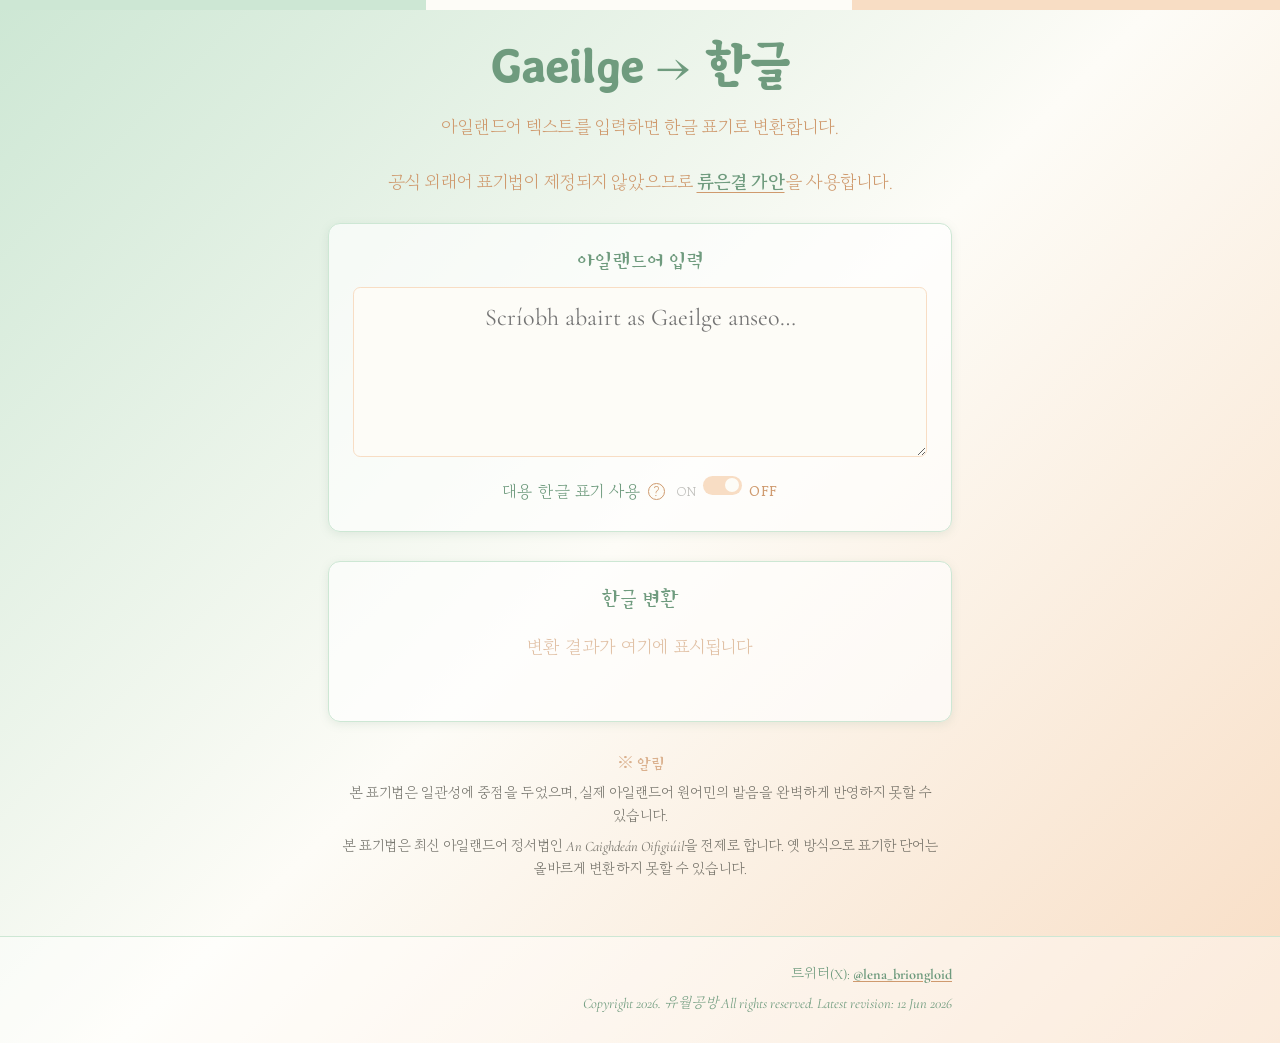
<file: irish-to-hangul/index.html>
<!DOCTYPE html>
<html lang="ko">
<head>
	<meta charset="UTF-8">
	<meta name="viewport" content="width=device-width, initial-scale=1.0">
	<title>아일랜드어 한글 표기 변환기</title>
	<link rel="stylesheet" href="style.css">
</head>
<body>
	<header>
		<div class="tricolor-bar"></div>
		<h1>Gaeilge → 한글</h1>
		<p class="subtitle">아일랜드어 텍스트를 입력하면 한글 표기로 변환합니다.</p>
		<p class="subtitle">공식 외래어 표기법이 제정되지 않았으므로 <a href="https://lenabriongloid.tistory.com/2" target="_blank" rel="noopener">류은결 가안</a>을 사용합니다.</p>
	</header>

	<main>
		<section class="panel panel-input">
			<label for="irish-input">아일랜드어 입력</label>
			<textarea id="irish-input" rows="4"
				placeholder="Scríobh abairt as Gaeilge anseo…"
				spellcheck="false"></textarea>
			<div class="toggle-row">
				<span class="toggle-name" id="alt-toggle-name">대용 한글 표기 사용</span>
				<button type="button" class="info-tip" aria-describedby="alt-tip">?
					<span class="tip-popup" id="alt-tip" role="tooltip">“댠”, “쿌”, “퓍” 같은 글자가 깨져서 고민이라면 ON!</span>
				</button>
				<span class="toggle-state state-on">ON</span>
				<label class="switch">
					<input type="checkbox" id="alt-hangul-toggle" aria-labelledby="alt-toggle-name">
					<span class="slider"></span>
				</label>
				<span class="toggle-state state-off">OFF</span>
			</div>
		</section>

		<section class="panel panel-output">
			<h2>한글 변환</h2>
			<div id="hangul-output" aria-live="polite"></div>
		</section>

		<aside class="notice">
			<h2>※ 알림</h2>
			<p>본 표기법은 일관성에 중점을 두었으며, 실제 아일랜드어 원어민의 발음을 완벽하게 반영하지 못할 수 있습니다.</p>
			<p>본 표기법은 최신 아일랜드어 정서법인 <em>An Caighdeán Oifigiúil</em>을 전제로 합니다. 옛 방식으로 표기한 단어는 올바르게 변환하지 못할 수 있습니다.</p>
		</aside>
	</main>

	<footer>
		<div class="footer-inner">
			<p>트위터(X): <a href="https://x.com/lena_briongloid" target="_blank">@lena_briongloid</a></p>
			<p id="copyright"><em>Copyright 2026. 유월공방 All rights reserved. Latest revision: <span id="RevisionDate">12 Jun 2026</span></em></p>
		</div>
	</footer>

	<script src="sound.js"></script>
	<script src="ipa-to-hangul.js"></script>
	<script src="script.js"></script>
</body>
</html>
</file>
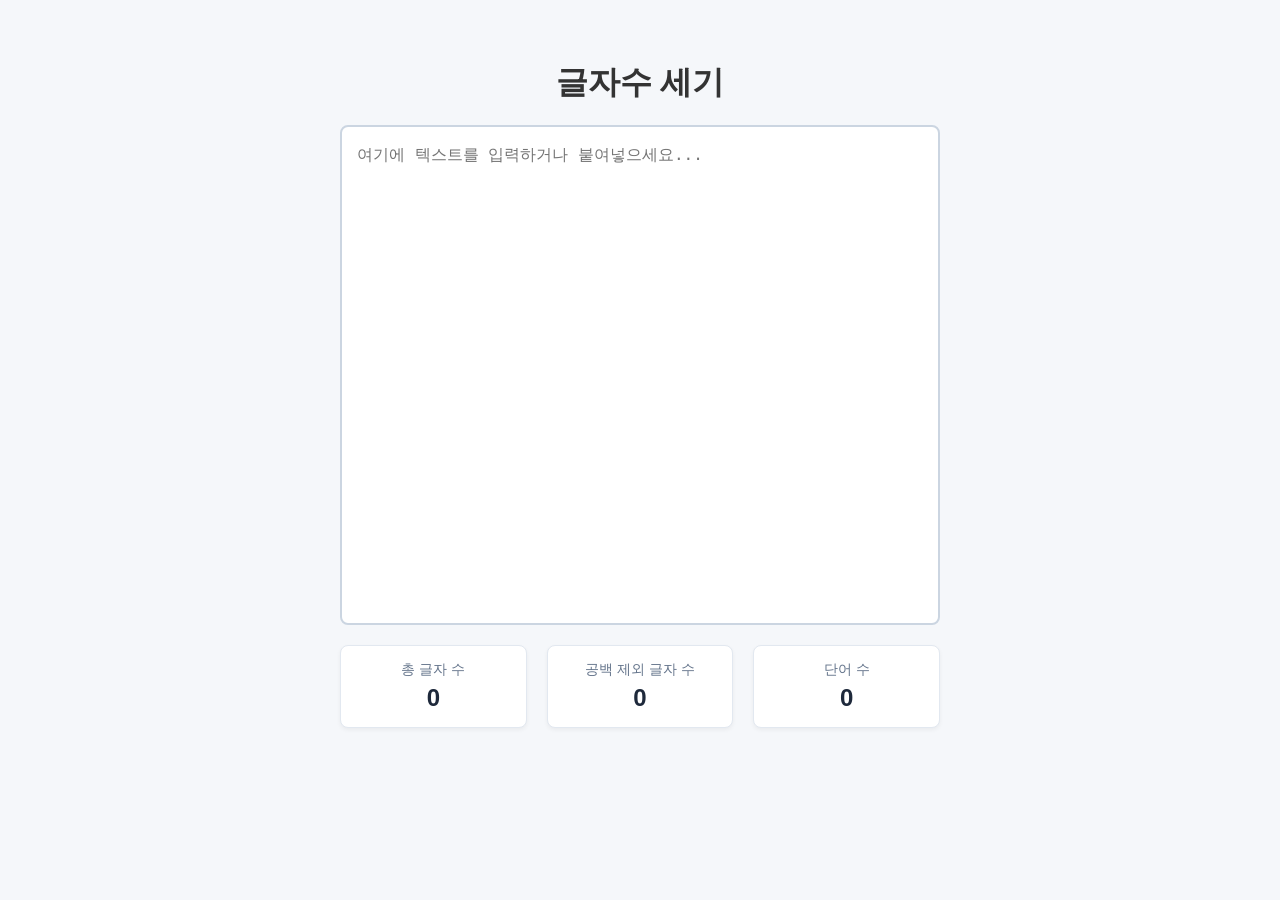
<file: lettercount.html>
<!DOCTYPE html>
<html lang="ko">
<head>
	<meta charset="UTF-8">
	<meta name="viewport" content="width=device-width, initial-scale=1.0">
	<title>글자수 세기</title>
	<style>
		body {
			margin: 0;
			padding: 40px 20px;
			font-family: 'Segoe UI', Tahoma, Geneva, Verdana, sans-serif;
			background-color: #f5f7fa;
			display: flex;
			flex-direction: column;
			align-items: center;
			min-height: 100vh;
			box-sizing: border-box;
		}

		h1 {
			color: #333;
			margin-bottom: 20px;
		}

		.text-container {
			width: 100%;
			max-width: 600px;
			height: 500px;
			padding: 15px;
			font-size: 16px;
			line-height: 1.6;
			border: 2px solid #cbd5e1;
			border-radius: 8px;
			resize: none;
			box-sizing: border-box;
			text-align: left;
			outline: none;
			transition: border-color 0.2s;
		}

		.text-container:focus {
			border-color: #3b82f6;
			box-shadow: 0 0 0 3px rgba(59, 130, 246, 0.15);
		}

		.counter-dashboard {
			display: flex;
			gap: 20px;
			margin-top: 20px;
			width: 100%;
			max-width: 600px;
			justify-content: space-between;
		}

		.counter-card {
			flex: 1;
			background-color: #fff;
			padding: 15px;
			border-radius: 8px;
			box-shadow: 0 2px 4px rgba(0, 0, 0, 0.05);
			text-align: center;
			border: 1px solid #e2e8f0;
		}

		.counter-label {
			font-size: 14px;
			color: #64748b;
			margin-bottom: 5px;
		}

		.counter-value {
			font-size: 24px;
			font-weight: bold;
			color: #1e293b;
		}

		/* 단어 빈도 섹션 */
		.word-freq-section {
			display: none;
			width: 100%;
			max-width: 600px;
			margin-top: 32px;
			margin-bottom: 40px;
		}

		.word-freq-section h2 {
			font-size: 15px;
			font-weight: 600;
			color: #334155;
			margin: 0 0 12px 0;
		}

		.word-freq-table-wrapper {
			background: #fff;
			border: 1px solid #e2e8f0;
			border-radius: 8px;
			overflow: hidden;
			max-height: 540px;
			overflow-y: auto;
		}

		.word-freq-table {
			width: 100%;
			border-collapse: collapse;
			font-size: 14px;
		}

		.word-freq-table thead {
			position: sticky;
			top: 0;
			z-index: 1;
			background: #f8fafc;
		}

		.word-freq-table th {
			padding: 10px 14px;
			text-align: left;
			color: #64748b;
			font-weight: 600;
			font-size: 11px;
			text-transform: uppercase;
			letter-spacing: 0.6px;
			border-bottom: 1px solid #e2e8f0;
		}

		.word-freq-table th.col-rank {
			width: 40px;
			text-align: center;
		}

		.word-freq-table th.col-word {
			width: 160px;
		}

		.word-freq-table td {
			padding: 8px 14px;
			color: #1e293b;
			border-bottom: 1px solid #f1f5f9;
			vertical-align: middle;
		}

		.word-freq-table tr:last-child td {
			border-bottom: none;
		}

		.word-freq-table tbody tr:hover {
			background: #f8fafc;
		}

		.cell-rank {
			text-align: center;
			font-size: 12px;
			color: #94a3b8;
			font-variant-numeric: tabular-nums;
		}

		.cell-rank.top1 { color: #f59e0b; font-weight: 700; }
		.cell-rank.top2 { color: #94a3b8; font-weight: 700; }
		.cell-rank.top3 { color: #b45309; font-weight: 700; }

		.cell-word {
			font-weight: 500;
			word-break: break-all;
		}

		.freq-bar-wrap {
			display: flex;
			align-items: center;
			gap: 10px;
		}

		.freq-bar-track {
			flex: 1;
			height: 7px;
			background: #f1f5f9;
			border-radius: 4px;
			overflow: hidden;
		}

		.freq-bar {
			height: 100%;
			border-radius: 4px;
			background: #3b82f6;
		}

		.freq-count {
			font-size: 13px;
			font-weight: 600;
			color: #475569;
			min-width: 28px;
			text-align: right;
			font-variant-numeric: tabular-nums;
		}
	</style>
</head>
<body>
	<h1>글자수 세기</h1>

	<textarea class="text-container" id="editor" placeholder="여기에 텍스트를 입력하거나 붙여넣으세요..."></textarea>

	<div class="counter-dashboard">
		<div class="counter-card">
			<div class="counter-label">총 글자 수</div>
			<div class="counter-value" id="total-chars">0</div>
		</div>
		<div class="counter-card">
			<div class="counter-label">공백 제외 글자 수</div>
			<div class="counter-value" id="no-spaces">0</div>
		</div>
		<div class="counter-card">
			<div class="counter-label">단어 수</div>
			<div class="counter-value" id="word-count">0</div>
		</div>
	</div>

	<!-- 단어 빈도 섹션 -->
	<div class="word-freq-section" id="word-freq-section">
		<h2>가장 자주 쓰인 단어 상위 100개</h2>
		<div class="word-freq-table-wrapper">
			<table class="word-freq-table">
				<thead>
					<tr>
						<th class="col-rank">#</th>
						<th class="col-word">단어</th>
						<th>빈도</th>
					</tr>
				</thead>
				<tbody id="word-freq-body"></tbody>
			</table>
		</div>
	</div>

	<script>
		const editor = document.getElementById('editor');
		const totalCharsEl = document.getElementById('total-chars');
		const noSpacesEl = document.getElementById('no-spaces');
		const wordCountEl = document.getElementById('word-count');
		const wordFreqSection = document.getElementById('word-freq-section');
		const wordFreqBody = document.getElementById('word-freq-body');

		function getTopWords(text, limit = 100) {
			const freq = {};
			for (const token of text.trim().split(/\s+/)) {
				// 앞뒤 문장부호 제거 후 영문은 소문자 통일
				const word = token
					.replace(/^[^가-힣a-zA-Z0-9]+|[^가-힣a-zA-Z0-9]+$/g, '')
					.toLowerCase();
				if (word.length === 0) continue;
				freq[word] = (freq[word] || 0) + 1;
			}
			return Object.entries(freq)
				.sort((a, b) => b[1] - a[1] || a[0].localeCompare(b[0], 'ko'))
				.slice(0, limit);
		}

		function escapeHtml(str) {
			return str.replace(/&/g, '&amp;').replace(/</g, '&lt;').replace(/>/g, '&gt;');
		}

		function renderWordFreq(entries) {
			if (entries.length === 0) {
				wordFreqSection.style.display = 'none';
				return;
			}
			wordFreqSection.style.display = 'block';
			const maxCount = entries[0][1];

			wordFreqBody.innerHTML = entries.map(([word, count], i) => {
				const pct = Math.round((count / maxCount) * 100);
				const rankClass = i === 0 ? ' top1' : i === 1 ? ' top2' : i === 2 ? ' top3' : '';
				return `<tr>
					<td class="cell-rank${rankClass}">${i + 1}</td>
					<td class="cell-word">${escapeHtml(word)}</td>
					<td>
						<div class="freq-bar-wrap">
							<div class="freq-bar-track">
								<div class="freq-bar" style="width:${pct}%"></div>
							</div>
							<span class="freq-count">${count}</span>
						</div>
					</td>
				</tr>`;
			}).join('');
		}

		editor.addEventListener('input', () => {
			const text = editor.value;

			totalCharsEl.textContent = text.length;
			noSpacesEl.textContent = text.replace(/\s/g, '').length;

			const trimmed = text.trim();
			const wordCount = trimmed === '' ? 0 : trimmed.split(/\s+/).length;
			wordCountEl.textContent = wordCount;

			renderWordFreq(trimmed === '' ? [] : getTopWords(text));
		});
	</script>
</body>
</html>
</file>
<file: irish-to-hangul/style.css>
@import url('https://fonts.googleapis.com/css2?family=Cormorant+Garamond:ital,wght@0,400;0,600;1,400&family=Gowun+Batang:wght@400;700&family=Stylish&display=swap');

html {
	font-size: 24px;
}

* {
	box-sizing: border-box;
}

:root {
	--pastel-green: #cde7d4;
	--pastel-green-deep: #6f9b7e;
	--pastel-orange: #f8ddc4;
	--pastel-orange-deep: #cf9a6e;
	--cream: #fdfcf7;
	--ink: #4a4a42;
}

body {
	margin: 0;
	min-height: 100vh;
	display: flex;
	flex-direction: column;
	font-family: 'Cormorant Garamond', 'Gowun Batang', serif;
	text-align: center;
	color: var(--ink);
	background: linear-gradient(135deg, var(--pastel-green) 0%, var(--cream) 50%, var(--pastel-orange) 100%);
}

a {
	color: var(--pastel-green-deep);
	font-weight: 700;
	text-decoration: underline;
	text-decoration-color: var(--pastel-orange-deep);
	text-decoration-thickness: 1px;
	text-underline-offset: 0.15em;
	transition: color 0.2s, text-decoration-color 0.2s;
}

a:hover,
a:focus-visible {
	color: var(--pastel-orange-deep);
	text-decoration-color: var(--pastel-green-deep);
}

a:focus-visible {
	outline: 2px solid var(--pastel-green-deep);
	outline-offset: 2px;
	border-radius: 0.1rem;
}

.tricolor-bar {
	height: 0.4rem;
	background: linear-gradient(to right,
		var(--pastel-green) 0 33.3%,
		var(--cream) 33.3% 66.6%,
		var(--pastel-orange) 66.6% 100%);
}

header h1 {
	font-family: 'Stylish', 'Cormorant Garamond', sans-serif;
	font-size: 2.2rem;
	margin: 1rem 0 0.6rem;
	color: var(--pastel-green-deep);
}

.subtitle {
	font-size: 0.75rem;
	margin: 0 0 1.2rem;
	color: var(--pastel-orange-deep);
}

main {
	/* flex column인 body 안에서 auto 마진이 수축을 유발하지 않도록 너비를 명시 */
	width: 100%;
	max-width: 28rem;
	margin: 0 auto;
	padding: 0 1rem 2rem;
}

.panel {
	background: rgba(255, 255, 255, 0.65);
	border: 1px solid var(--pastel-green);
	border-radius: 0.5rem;
	padding: 1rem;
	margin-bottom: 1.2rem;
	box-shadow: 0 0.1rem 0.4rem rgba(111, 155, 126, 0.15);
}

.panel label,
.panel h2 {
	display: block;
	font-family: 'Stylish', 'Gowun Batang', sans-serif;
	font-size: 0.9rem;
	font-weight: 400;
	margin: 0 0 0.5rem;
	color: var(--pastel-green-deep);
}

#irish-input {
	width: 100%;
	min-height: 4.5rem;
	max-height: 7.5rem;
	resize: vertical;
	font-family: inherit;
	font-size: 1rem;
	line-height: 1.5;
	text-align: center;
	color: var(--ink);
	background: var(--cream);
	border: 1px solid var(--pastel-orange);
	border-radius: 0.3rem;
	padding: 0.5rem;
}

.toggle-row {
	display: flex;
	align-items: center;
	justify-content: center;
	gap: 0.3rem;
	margin-top: 0.5rem;
	font-size: 0.7rem;
	font-family: 'Gowun Batang', serif;
	line-height: 1;
}

.toggle-name {
	color: var(--pastel-green-deep);
}

.info-tip {
	position: relative;
	width: 0.7rem;
	height: 0.7rem;
	margin-right: 0.2rem;
	padding: 0;
	border: 1px solid var(--pastel-orange-deep);
	border-radius: 50%;
	background: var(--cream);
	color: var(--pastel-orange-deep);
	font-family: inherit;
	font-size: 0.5rem;
	line-height: 1;
	cursor: help;
}

.tip-popup {
	display: none;
	position: absolute;
	bottom: calc(100% + 0.3rem);
	left: 50%;
	transform: translateX(-50%);
	width: max-content;
	max-width: 11rem;
	padding: 0.3rem 0.5rem;
	background: var(--cream);
	border: 1px solid var(--pastel-green);
	border-radius: 0.3rem;
	box-shadow: 0 0.1rem 0.4rem rgba(111, 155, 126, 0.25);
	font-size: 0.55rem;
	line-height: 1.5;
	color: var(--ink);
	text-align: center;
	z-index: 10;
}

.info-tip:hover .tip-popup,
.info-tip:focus .tip-popup {
	display: block;
}

.toggle-state {
	font-size: 0.55rem;
	letter-spacing: 0.05em;
	color: var(--ink);
	opacity: 0.35;
	transition: opacity 0.2s, color 0.2s;
}

.toggle-row:has(input:checked) .state-on {
	opacity: 1;
	color: var(--pastel-green-deep);
	font-weight: 700;
}

.toggle-row:not(:has(input:checked)) .state-off {
	opacity: 1;
	color: var(--pastel-orange-deep);
	font-weight: 700;
}

.switch {
	position: relative;
	display: inline-block;
	width: 1.6rem;
	height: 0.8rem;
	margin-top: 1rem;
}

.switch input {
	opacity: 0;
	width: 0;
	height: 0;
}

.slider {
	position: absolute;
	inset: 0;
	background: var(--pastel-orange);
	border-radius: 0.4rem;
	cursor: pointer;
	transition: background 0.2s;
}

.slider::before {
	content: "";
	position: absolute;
	width: 0.6rem;
	height: 0.6rem;
	top: 0.1rem;
	right: 0.1rem;
	background: var(--cream);
	border-radius: 50%;
	transition: transform 0.2s;
}

.switch input:checked + .slider {
	background: var(--pastel-green-deep);
}

.switch input:checked + .slider::before {
	transform: translateX(-0.8rem);
}

.switch input:focus-visible + .slider {
	outline: 2px solid var(--pastel-green-deep);
	outline-offset: 2px;
}

#irish-input:focus {
	outline: 2px solid var(--pastel-green-deep);
	outline-offset: 2px;
}

#hangul-output {
	min-height: 3rem;
	font-family: 'Gowun Batang', 'Cormorant Garamond', serif;
	font-size: 1rem;
	line-height: 1.6;
	white-space: pre-wrap;
	word-break: keep-all;
}

#hangul-output:empty::before {
	content: '변환 결과가 여기에 표시됩니다';
	color: var(--pastel-orange-deep);
	opacity: 0.6;
	font-size: 0.75rem;
}

.notice {
	margin-top: 0.2rem;
	font-size: 0.6rem;
	color: var(--ink);
	opacity: 0.75;
}

.notice h2 {
	font-family: 'Stylish', 'Gowun Batang', sans-serif;
	font-size: 0.7rem;
	font-weight: 400;
	margin: 0 0 0.3rem;
	color: var(--pastel-orange-deep);
}

.notice p {
	margin: 0 0 0.3rem;
	line-height: 1.6;
	word-break: keep-all;
}

footer {
	margin-top: auto;
	padding: 1rem 0;
	font-size: 0.6rem;
	color: var(--pastel-green-deep);
	background: rgba(255, 255, 255, 0.4);
	border-top: 1px solid var(--pastel-green);
}

footer p {
	margin: 0;
}

.footer-inner {
	width: 100%;
	max-width: 28rem;
	margin: 0 auto;
	padding: 0 1rem;
	box-sizing: border-box;
	text-align: right;
	line-height: 200%;
}
</file>
